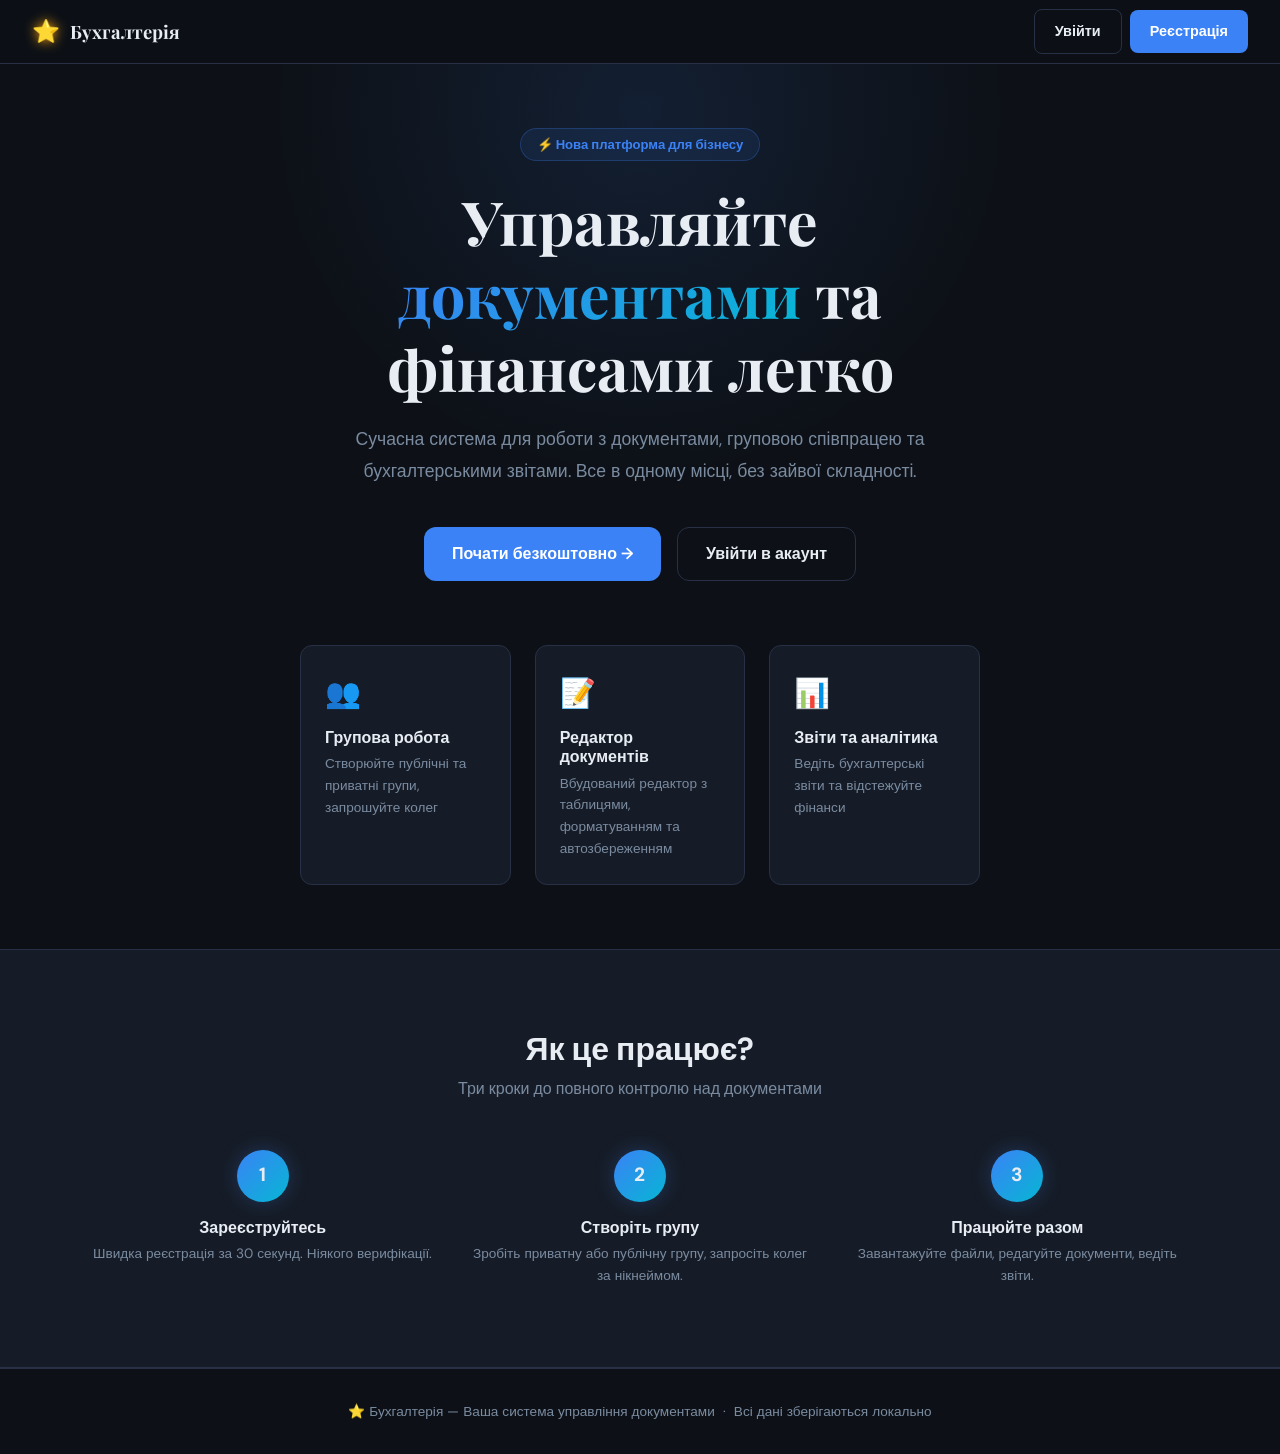
<file: index.html>
<!DOCTYPE html>
<html lang="uk">
<head>
  <meta charset="UTF-8">
  <meta name="viewport" content="width=device-width, initial-scale=1.0">
  <title>Бухгалтерія — Сучасна система документів</title>
  <link rel="stylesheet" href="styles/main.css">
  <style>
    .hero { min-height: calc(100vh - 64px); display: flex; align-items: center; justify-content: center; padding: 4rem 2rem; position: relative; overflow: hidden; }
    .hero::before { content: ''; position: absolute; top: -40%; left: 50%; transform: translateX(-50%); width: 800px; height: 800px; background: radial-gradient(circle, rgba(59,130,246,.12) 0%, transparent 65%); pointer-events: none; }
    .hero-content { max-width: 680px; text-align: center; position: relative; }
    .hero-eyebrow { display: inline-flex; align-items: center; gap: 8px; background: rgba(59,130,246,.1); border: 1px solid rgba(59,130,246,.25); border-radius: 99px; padding: 5px 16px; font-size: .82rem; color: var(--accent); font-weight: 600; margin-bottom: 1.5rem; }
    .hero h1 { font-size: clamp(2.5rem, 5vw, 3.8rem); margin-bottom: 1.25rem; }
    .hero h1 span { background: linear-gradient(135deg, var(--accent), var(--accent2)); -webkit-background-clip: text; -webkit-text-fill-color: transparent; background-clip: text; }
    .hero-desc { font-size: 1.1rem; color: var(--text-muted); line-height: 1.8; margin-bottom: 2.5rem; }
    .hero-btns { display: flex; gap: 1rem; justify-content: center; flex-wrap: wrap; }
    .hero-features { margin-top: 4rem; display: grid; grid-template-columns: repeat(3, 1fr); gap: 1.5rem; }
    .hero-feature { background: var(--bg-card); border: 1px solid var(--border); border-radius: var(--radius); padding: 1.5rem; text-align: left; transition: all var(--transition); }
    .hero-feature:hover { border-color: var(--accent); transform: translateY(-3px); }
    .hero-feature-icon { font-size: 1.8rem; margin-bottom: .75rem; }
    .hero-feature h3 { font-size: 1rem; margin-bottom: .4rem; }
    .hero-feature p { font-size: .85rem; color: var(--text-muted); line-height: 1.6; }
    .section { padding: 5rem 2rem; }
    .section-container { max-width: 1100px; margin: 0 auto; }
    .section-heading { text-align: center; margin-bottom: 3rem; }
    .section-heading h2 { font-size: 2rem; margin-bottom: .5rem; }
    .section-heading p { color: var(--text-muted); }
    .steps { display: grid; grid-template-columns: repeat(auto-fit, minmax(200px, 1fr)); gap: 2rem; }
    .step { text-align: center; }
    .step-num { width: 52px; height: 52px; border-radius: 50%; background: linear-gradient(135deg, var(--accent), var(--accent2)); display: flex; align-items: center; justify-content: center; font-size: 1.2rem; font-weight: 700; margin: 0 auto 1rem; box-shadow: 0 0 20px var(--accent-glow); }
    .step h3 { font-size: 1rem; margin-bottom: .4rem; }
    .step p { font-size: .85rem; color: var(--text-muted); }
    .footer { border-top: 1px solid var(--border); padding: 2rem; text-align: center; color: var(--text-muted); font-size: .85rem; }
    @media (max-width: 768px) { .hero-features { grid-template-columns: 1fr; } }
  </style>
</head>
<body>

<header class="site-header">
  <a href="index.html" class="logo">
    <span class="logo-star">⭐</span>
    <span class="logo-text">Бухгалтерія</span>
  </a>
  <nav class="nav-links">
    <a href="login.html" class="btn btn-outline">Увійти</a>
    <a href="register.html" class="btn btn-primary">Реєстрація</a>
  </nav>
</header>

<section class="hero">
  <div class="hero-content">
    <div class="hero-eyebrow">⚡ Нова платформа для бізнесу</div>
    <h1>Управляйте <span>документами</span> та фінансами легко</h1>
    <p class="hero-desc">Сучасна система для роботи з документами, груповою співпрацею та бухгалтерськими звітами. Все в одному місці, без зайвої складності.</p>
    <div class="hero-btns">
      <a href="register.html" class="btn btn-primary btn-lg">Почати безкоштовно →</a>
      <a href="login.html" class="btn btn-outline btn-lg">Увійти в акаунт</a>
    </div>
    <div class="hero-features">
      <div class="hero-feature">
        <div class="hero-feature-icon">👥</div>
        <h3>Групова робота</h3>
        <p>Створюйте публічні та приватні групи, запрошуйте колег</p>
      </div>
      <div class="hero-feature">
        <div class="hero-feature-icon">📝</div>
        <h3>Редактор документів</h3>
        <p>Вбудований редактор з таблицями, форматуванням та автозбереженням</p>
      </div>
      <div class="hero-feature">
        <div class="hero-feature-icon">📊</div>
        <h3>Звіти та аналітика</h3>
        <p>Ведіть бухгалтерські звіти та відстежуйте фінанси</p>
      </div>
    </div>
  </div>
</section>

<section class="section" style="background: var(--bg-card); border-top: 1px solid var(--border); border-bottom: 1px solid var(--border);">
  <div class="section-container">
    <div class="section-heading">
      <h2>Як це працює?</h2>
      <p>Три кроки до повного контролю над документами</p>
    </div>
    <div class="steps">
      <div class="step">
        <div class="step-num">1</div>
        <h3>Зареєструйтесь</h3>
        <p>Швидка реєстрація за 30 секунд. Ніякого верифікації.</p>
      </div>
      <div class="step">
        <div class="step-num">2</div>
        <h3>Створіть групу</h3>
        <p>Зробіть приватну або публічну групу, запросіть колег за нікнеймом.</p>
      </div>
      <div class="step">
        <div class="step-num">3</div>
        <h3>Працюйте разом</h3>
        <p>Завантажуйте файли, редагуйте документи, ведіть звіти.</p>
      </div>
    </div>
  </div>
</section>

<footer class="footer">
  <p>⭐ Бухгалтерія — Ваша система управління документами &nbsp;·&nbsp; Всі дані зберігаються локально</p>
</footer>

<div id="toast-container"></div>
<div id="page-loader"><div class="loader-ring"></div></div>

<script src="scripts/storage.js"></script>
<script src="scripts/app.js"></script>
<script>
  document.addEventListener('DOMContentLoaded', () => {
    const user = Storage.getCurrentUser();
    if (user) {
      document.querySelector('.nav-links').innerHTML = `
        <span style="color:var(--text-muted);font-size:.9rem">Привіт, ${user.nick}</span>
        <a href="dashboard.html" class="btn btn-primary">Відкрити панель →</a>`;
    }
  });
</script>
</body>
</html>
</file>
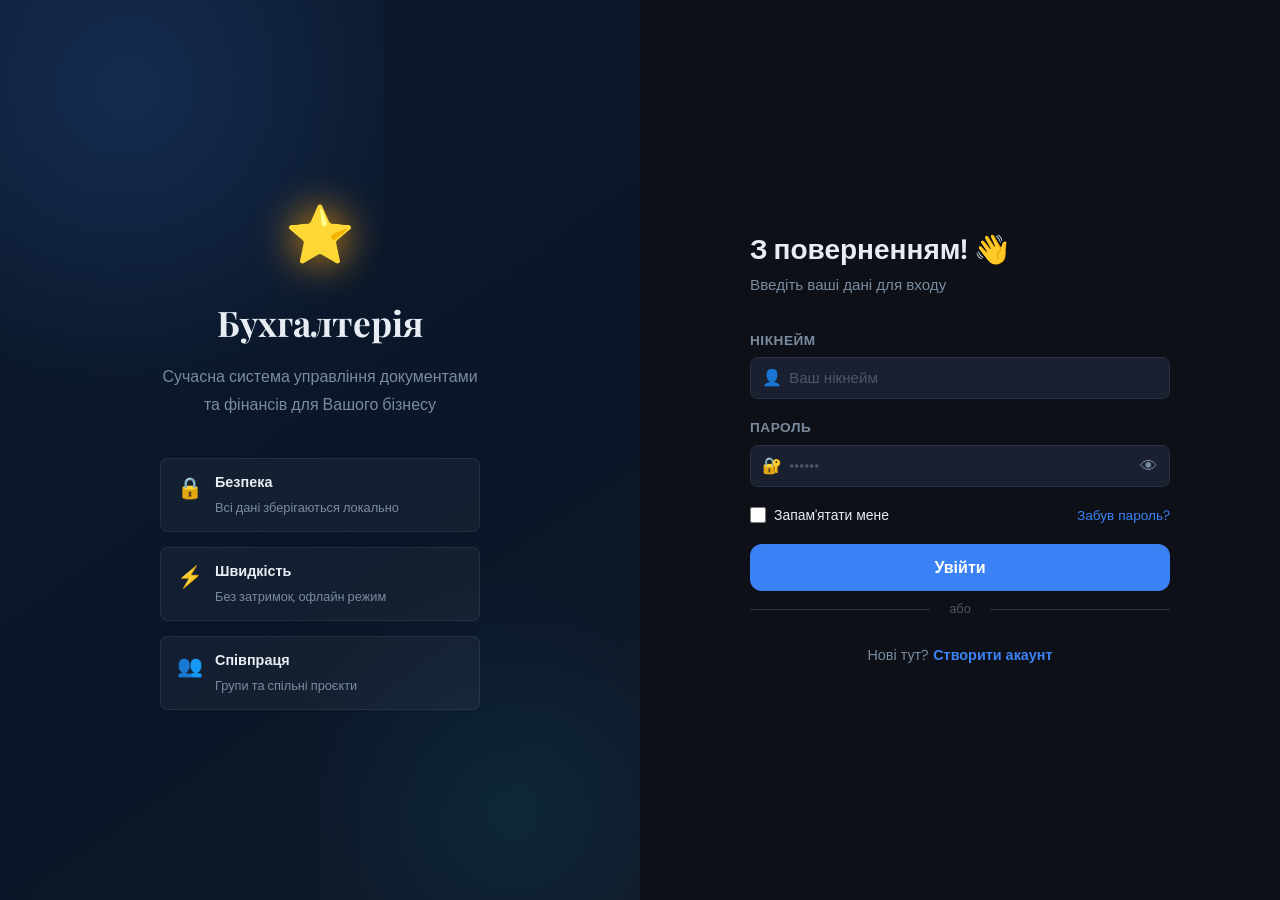
<file: dashboard.html>
<!DOCTYPE html>
<html lang="uk">
<head>
  <meta charset="UTF-8">
  <meta name="viewport" content="width=device-width, initial-scale=1.0">
  <title>Панель керування — Бухгалтерія</title>
  <link rel="stylesheet" href="styles/main.css">
  <link rel="stylesheet" href="styles/dashboard.css">
</head>
<body>

<!-- HEADER -->
<header class="site-header">
  <a href="index.html" class="logo">
    <span class="logo-star">⭐</span>
    <span class="logo-text">Бухгалтерія</span>
  </a>
  <nav class="nav-links">
    <div class="user-avatar-pill">
      <div id="user-avatar"></div>
      <span id="user-display">Користувач</span>
    </div>
    <button id="btn-logout" class="btn btn-outline btn-sm">Вихід</button>
  </nav>
</header>

<div class="dashboard-layout">
  <!-- SIDEBAR -->
  <aside class="sidebar">
    <div class="sidebar-section">
      <div class="sidebar-label">Меню</div>
      <button class="sidebar-item active" onclick="Groups.renderMyGroups(); Groups.renderPublicGroups();">
        <span class="sidebar-icon">📂</span>
        <span>Мої групи</span>
      </button>
      <button class="sidebar-item" onclick="document.getElementById('public-tab').click();">
        <span class="sidebar-icon">🌐</span>
        <span>Публічні групи</span>
      </button>
    </div>

    <div class="sidebar-divider"></div>

    <div class="sidebar-section">
      <div class="sidebar-label">Дії</div>
      <button id="btn-create-group" class="sidebar-item">
        <span class="sidebar-icon">➕</span>
        <span>Нова група</span>
      </button>
    </div>

    <div class="sidebar-bottom">
      <div class="sidebar-divider"></div>
      <button class="sidebar-item" onclick="App.logout()">
        <span class="sidebar-icon">🚪</span>
        <span>Вихід</span>
      </button>
    </div>
  </aside>

  <!-- MAIN CONTENT -->
  <main class="dashboard-main">
    <!-- ПОШУК -->
    <div class="search-bar">
      <div class="search-input-wrap">
        <div class="input-wrap">
          <span class="input-icon">🔍</span>
          <input type="text" id="group-search" class="form-input" placeholder="Пошук групи...">
        </div>
      </div>
      <button id="btn-create-group" class="btn btn-primary">➕ Нова група</button>
    </div>

    <!-- TABS -->
    <div class="tabs">
      <button class="tab active" onclick="this.parentElement.querySelectorAll('.tab').forEach(t => t.classList.remove('active')); this.classList.add('active'); document.getElementById('my-groups').style.display='block'; document.getElementById('public-groups').style.display='none';">Мої групи</button>
      <button id="public-tab" class="tab" onclick="this.parentElement.querySelectorAll('.tab').forEach(t => t.classList.remove('active')); this.classList.add('active'); document.getElementById('my-groups').style.display='none'; document.getElementById('public-groups').style.display='block';">Публічні групи</button>
    </div>

    <!-- МОЇ ГРУПИ -->
    <div id="my-groups">
      <div id="my-groups-list" class="grid-2"></div>
    </div>

    <!-- ПУБЛІЧНІ ГРУПИ -->
    <div id="public-groups" style="display:none;">
      <div id="public-groups-list" class="grid-2"></div>
    </div>
  </main>
</div>

<!-- TOAST & LOADER -->
<div id="toast-container"></div>
<div id="page-loader"><div class="loader-ring"></div></div>

<!-- MODAL: НОВА ГРУПА -->
<div id="create-group-modal" class="modal-overlay">
  <div class="modal-box">
    <div class="modal-header">
      <h3 class="modal-title">Створити нову групу</h3>
      <button class="modal-close" id="close-create-modal">✕</button>
    </div>
    
    <form id="create-group-form">
      <div class="form-group">
        <label for="group-name" class="form-label">Назва групи</label>
        <input type="text" id="group-name" class="form-input" placeholder="Економічний аналіз" required>
      </div>

      <div class="form-group">
        <label for="group-desc" class="form-label">Опис</label>
        <textarea id="group-desc" class="form-textarea" placeholder="Опис групи..."></textarea>
      </div>

      <div class="form-group">
        <label class="form-label">Тип групи</label>
        <div class="radio-group">
          <label class="radio-label">
            <input type="radio" name="group-type" value="public" checked>
            🌐 Публічна
          </label>
          <label class="radio-label">
            <input type="radio" name="group-type" value="private">
            🔒 Приватна
          </label>
        </div>
      </div>

      <div class="modal-actions">
        <button type="button" class="btn btn-outline" id="close-create-modal">Скасувати</button>
        <button type="submit" class="btn btn-primary">Створити</button>
      </div>
    </form>
  </div>
</div>

<!-- MODAL: ЗАПРОШЕННЯ УЧАСНИКА -->
<div id="invite-modal" class="modal-overlay">
  <div class="modal-box">
    <div class="modal-header">
      <h3 class="modal-title">Додати учасника до групи</h3>
      <button class="modal-close" id="close-invite-modal">✕</button>
    </div>
    
    <p style="color:var(--text-muted);font-size:.9rem;margin-bottom:1rem;">
      Група: <strong id="invite-group-name"></strong>
    </p>

    <form id="invite-form">
      <input type="hidden" id="invite-group-id">
      
      <div class="form-group">
        <label for="invite-nick" class="form-label">Нікнейм користувача</label>
        <div class="input-wrap">
          <span class="input-icon">👤</span>
          <input type="text" id="invite-nick" class="form-input" placeholder="username" required>
        </div>
      </div>

      <div class="modal-actions">
        <button type="button" class="btn btn-outline" id="close-invite-modal">Скасувати</button>
        <button type="submit" class="btn btn-primary">Додати</button>
      </div>
    </form>
  </div>
</div>

<!-- MODAL: ПІДТВЕРДЖЕННЯ -->
<div id="confirm-modal" class="modal-overlay">
  <div class="modal-box">
    <div class="modal-header">
      <h3 class="modal-title">Підтвердження</h3>
      <button class="modal-close" id="confirm-cancel">✕</button>
    </div>
    <p id="confirm-text"></p>
    <div class="modal-actions">
      <button class="btn btn-outline" id="confirm-cancel">Скасувати</button>
      <button class="btn btn-danger" id="confirm-ok">Видалити</button>
    </div>
  </div>
</div>

<script src="scripts/storage.js"></script>
<script src="scripts/app.js"></script>
<script src="scripts/groups.js"></script>
<script>
  document.addEventListener('DOMContentLoaded', () => Groups.init());
</script>
</body>
</html>
</file>
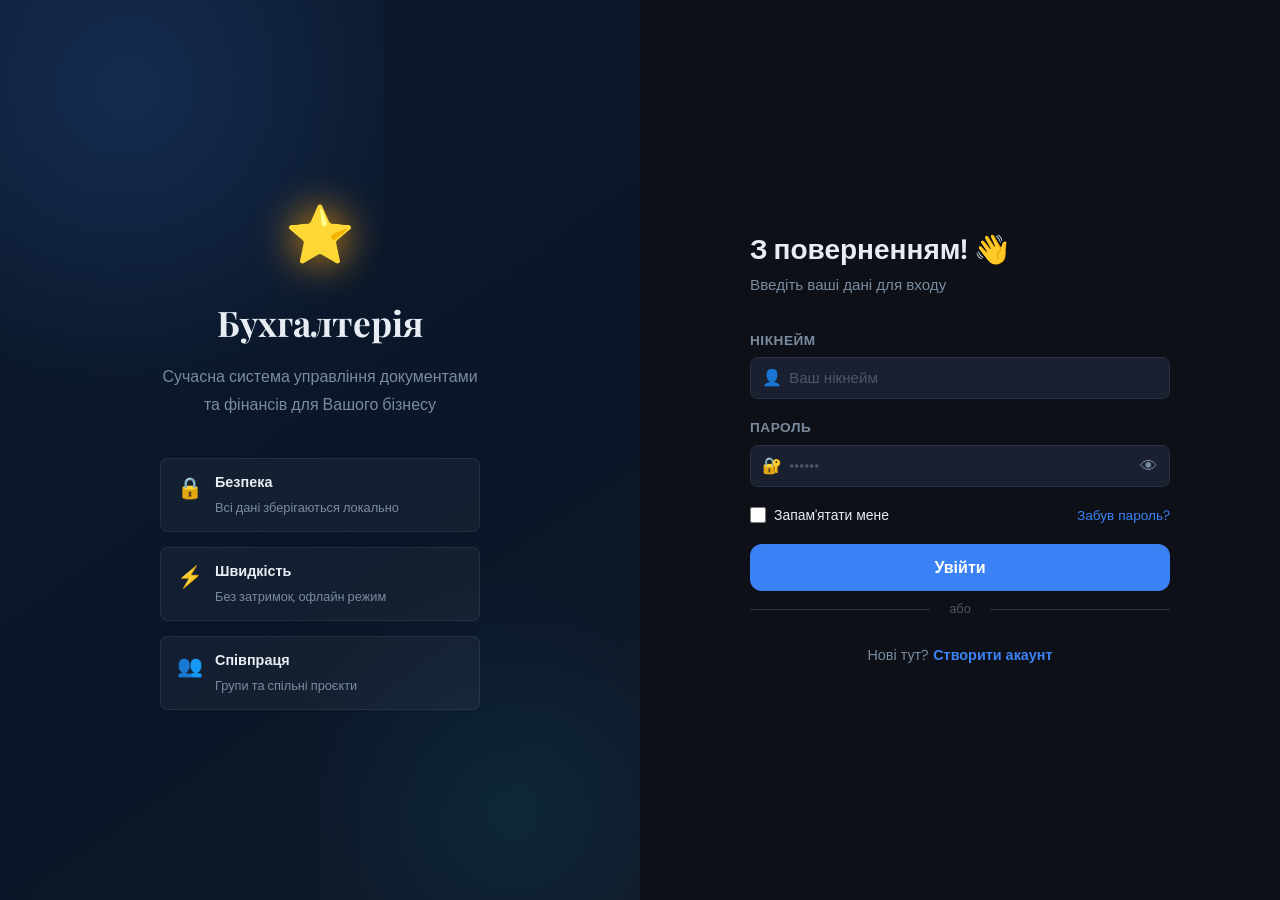
<file: group.html>
<!DOCTYPE html>
<html lang="uk">
<head>
  <meta charset="UTF-8">
  <meta name="viewport" content="width=device-width, initial-scale=1.0">
  <title>Група — Бухгалтерія</title>
  <link rel="stylesheet" href="styles/main.css">
  <link rel="stylesheet" href="styles/dashboard.css">
  <link rel="stylesheet" href="styles/editor.css">
</head>
<body>

<!-- HEADER -->
<header class="site-header">
  <a href="index.html" class="logo">
    <span class="logo-star">⭐</span>
    <span class="logo-text">Бухгалтерія</span>
  </a>
  <nav class="nav-links">
    <div class="user-avatar-pill">
      <div id="user-avatar"></div>
      <span id="user-display">Користувач</span>
    </div>
    <button id="btn-logout" class="btn btn-outline btn-sm">Вихід</button>
  </nav>
</header>

<div class="group-layout">
  <!-- TOPBAR -->
  <div class="group-topbar">
    <button id="btn-back" class="btn btn-ghost">← Назад</button>
    <div style="flex:1;">
      <h2 id="group-title" style="font-size:1.2rem;margin:0;">Група</h2>
      <p id="group-description" style="font-size:.82rem;color:var(--text-muted);margin:2px 0 0;">Опис</p>
    </div>
    <span id="group-type-badge" class="badge badge-public">🌐 Публічна</span>
  </div>

  <!-- MAIN SECTION (з контентом і редактором) -->
  <div class="group-main">
    <!-- РЕДАКТОР (ПРИХОВАНИЙ СПОЧАТКУ) -->
    <section id="editor-section">
      <!-- TOOLBAR РЕДАКТОРА -->
      <div class="editor-topbar">
        <span class="editor-doc-name">Документ</span>
        <div style="margin-left:auto;display:flex;align-items:center;gap:1rem;">
          <div id="save-indicator" class="save-indicator"></div>
          <span id="word-count" style="font-size:.82rem;color:var(--text-muted);">Слів: 0</span>
        </div>
        <button id="btn-close-editor" class="btn btn-outline btn-sm">Закрити редактор ✕</button>
      </div>

      <!-- ПАНЕЛЬ ІНСТРУМЕНТІВ -->
      <div class="editor-toolbar">
        <button id="btn-undo" class="toolbar-btn" title="Скасувати">↶</button>
        <button id="btn-redo" class="toolbar-btn" title="Повторити">↷</button>
        <div class="toolbar-sep"></div>

        <button id="btn-bold" class="toolbar-btn" title="Жирний (Ctrl+B)"><strong>B</strong></button>
        <button id="btn-italic" class="toolbar-btn" title="Курсив (Ctrl+I)"><em>I</em></button>
        <button id="btn-underline" class="toolbar-btn" title="Підкреслення">U̲</button>
        <button id="btn-strike" class="toolbar-btn" title="Закреслення">S̶</button>

        <div class="toolbar-sep"></div>
        <button id="btn-ul" class="toolbar-btn" title="Список">≡</button>
        <button id="btn-ol" class="toolbar-btn" title="Нумерований список">1.</button>

        <div class="toolbar-sep"></div>
        <button id="btn-align-left" class="toolbar-btn" title="Вліво">⬅</button>
        <button id="btn-align-center" class="toolbar-btn" title="По центру">↔</button>
        <button id="btn-align-right" class="toolbar-btn" title="Вправо">➡</button>

        <div class="toolbar-sep"></div>
        <button id="btn-h1" class="toolbar-btn" title="Заголовок 1">H1</button>
        <button id="btn-h2" class="toolbar-btn" title="Заголовок 2">H2</button>

        <div class="toolbar-sep"></div>
        <select id="font-size" class="toolbar-select" title="Розмір шрифту">
          <option value="1">Малий</option>
          <option value="4" selected>Звичайний</option>
          <option value="5">Великий</option>
          <option value="6">Дуже великий</option>
        </select>
        <input type="color" id="btn-color" class="toolbar-color" title="Колір тексту" value="#e8edf4">

        <div class="toolbar-sep"></div>
        <button id="btn-table" class="toolbar-btn" title="Таблиця">⊞</button>
        <button id="btn-clear-format" class="toolbar-btn" title="Очистити форматування">⚡</button>

        <div style="margin-left:auto;display:flex;gap:.5rem;">
          <button id="btn-export-txt" class="btn btn-outline btn-sm" title="Експорт у .txt">Експорт .txt</button>
          <button id="btn-save-doc" class="btn btn-primary btn-sm">💾 Зберегти</button>
        </div>
      </div>

      <!-- ОБЛАСТЬ РЕДАКТОРА -->
      <div class="editor-wrap">
        <div id="editor-content" class="editor-page" contenteditable="true" spellcheck="true"></div>
      </div>
    </section>

    <!-- ОСНОВНА ПАНЕЛЬ З ГРУПОЮ -->
    <div id="group-main" class="group-columns">
      <!-- ЛІВА ПАНЕЛЬ: ДОКУМЕНТИ -->
      <div>
        <!-- ФІЛЬТРИ -->
        <div class="filter-bar">
          <div style="flex:1;">
            <div class="input-wrap">
              <span class="input-icon">🔍</span>
              <input type="text" id="doc-search" class="form-input" placeholder="Пошук документів...">
            </div>
          </div>
          <div class="filter-group">
            <label>З:</label>
            <input type="date" id="filter-date-from">
          </div>
          <div class="filter-group">
            <label>До:</label>
            <input type="date" id="filter-date-to">
          </div>
          <button id="btn-clear-filters" class="btn btn-outline btn-sm">Очистити</button>
        </div>

        <!-- КНОПКИ ДІЙ -->
        <div style="display:flex;gap:.75rem;margin-bottom:1.5rem;flex-wrap:wrap;">
          <button id="btn-new-doc" class="btn btn-primary">📝 Новий документ</button>
          <button id="btn-upload-file" class="btn btn-primary">📁 Завантажити файл</button>
        </div>

        <!-- ТЕКСТОВІ ДОКУМЕНТИ -->
        <div style="margin-bottom:2rem;">
          <h3 style="font-size:.95rem;color:var(--text-muted);margin-bottom:.75rem;font-weight:600;text-transform:uppercase;letter-spacing:.04em;">📝 Документи</h3>
          <div id="text-docs-list" class="docs-list"></div>
        </div>

        <!-- ФАЙЛИ -->
        <div>
          <h3 style="font-size:.95rem;color:var(--text-muted);margin-bottom:.75rem;font-weight:600;text-transform:uppercase;letter-spacing:.04em;">📁 Файли</h3>
          <div id="file-docs-list" class="docs-list"></div>
        </div>
      </div>

      <!-- ПРАВА ПАНЕЛЬ: УЧАСНИКИ -->
      <div class="members-sidebar">
        <div class="members-panel">
          <div style="font-size:.9rem;font-weight:600;">👥 Учасники</div>
          <div id="members-list" class="members-list"></div>
          <button id="btn-invite" class="btn btn-outline btn-sm" style="width:100%;margin-top:1rem;">➕ Додати учасника</button>
        </div>
      </div>
    </div>
  </div>
</div>

<!-- TOAST & LOADER -->
<div id="toast-container"></div>
<div id="page-loader"><div class="loader-ring"></div></div>

<!-- MODAL: НОВИЙ ДОКУМЕНТ -->
<div id="new-doc-modal" class="modal-overlay">
  <div class="modal-box">
    <div class="modal-header">
      <h3 class="modal-title">Новий документ</h3>
      <button class="modal-close" id="close-new-doc-modal">✕</button>
    </div>
    
    <form id="new-doc-form">
      <div class="form-group">
        <label for="new-doc-name" class="form-label">Назва документа</label>
        <input type="text" id="new-doc-name" class="form-input" placeholder="Звіт про дохід" required>
      </div>

      <div class="modal-actions">
        <button type="button" class="btn btn-outline" id="close-new-doc-modal">Скасувати</button>
        <button type="submit" class="btn btn-primary">Створити</button>
      </div>
    </form>
  </div>
</div>

<!-- MODAL: ЗАВАНТАЖЕННЯ ФАЙЛУ -->
<div id="upload-modal" class="modal-overlay">
  <div class="modal-box">
    <div class="modal-header">
      <h3 class="modal-title">Завантажити файл</h3>
      <button class="modal-close" id="close-upload-modal">✕</button>
    </div>

    <div id="drop-zone" class="drop-zone">
      <div class="drop-zone-icon">📥</div>
      <strong>Перетягніть файл сюди</strong>
      <p style="font-size:.85rem;margin-top:.4rem;">або натисніть для вибору</p>
    </div>
    <input type="file" id="upload-file-input" style="display:none;" accept=".pdf,.docx,.pptx,.xlsx,.txt,.png,.jpg,.jpeg,.gif">
    <div id="upload-preview"></div>

    <div class="modal-actions">
      <button type="button" class="btn btn-outline" id="close-upload-modal">Скасувати</button>
      <button type="button" class="btn btn-primary" id="btn-do-upload" disabled>Завантажити</button>
    </div>
  </div>
</div>

<!-- MODAL: ПЕРЕГЛЯД ДОКУМЕНТА -->
<div id="view-modal" class="modal-overlay">
  <div class="modal-box" style="max-width:600px;">
    <div class="modal-header">
      <h3 class="modal-title" id="view-modal-title">Документ</h3>
      <button class="modal-close" id="close-view-modal">✕</button>
    </div>
    <div id="view-modal-body"></div>
  </div>
</div>

<!-- MODAL: ТАБЛИЦЯ -->
<div id="table-modal" class="modal-overlay">
  <div class="modal-box">
    <div class="modal-header">
      <h3 class="modal-title">Вставити таблицю</h3>
    </div>

    <div class="form-group">
      <label class="form-label">Розмір таблиці</label>
      <div class="table-size-inputs">
        <div>
          <label style="font-size:.8rem;color:var(--text-muted);">Рядків</label>
          <input type="number" id="table-rows" class="form-input" value="3" min="1" max="20">
        </div>
        <div>
          <label style="font-size:.8rem;color:var(--text-muted);">Стовпців</label>
          <input type="number" id="table-cols" class="form-input" value="3" min="1" max="20">
        </div>
      </div>
    </div>

    <div id="table-preview"></div>

    <div class="modal-actions">
      <button type="button" class="btn btn-outline" id="close-table-modal">Скасувати</button>
      <button type="button" class="btn btn-primary" id="btn-insert-table">Вставити</button>
    </div>
  </div>
</div>

<!-- MODAL: ЗАПРОШЕННЯ УЧАСНИКА -->
<div id="invite-user-modal" class="modal-overlay">
  <div class="modal-box">
    <div class="modal-header">
      <h3 class="modal-title">Додати учасника</h3>
      <button class="modal-close" id="close-invite-user-modal">✕</button>
    </div>
    
    <form id="invite-user-form">
      <div class="form-group">
        <label for="invite-user-nick" class="form-label">Нікнейм користувача</label>
        <input type="text" id="invite-user-nick" class="form-input" placeholder="username" required>
      </div>

      <div class="modal-actions">
        <button type="button" class="btn btn-outline" id="close-invite-user-modal">Скасувати</button>
        <button type="submit" class="btn btn-primary">Додати</button>
      </div>
    </form>
  </div>
</div>

<!-- MODAL: ПІДТВЕРДЖЕННЯ -->
<div id="confirm-modal" class="modal-overlay">
  <div class="modal-box">
    <div class="modal-header">
      <h3 class="modal-title">Підтвердження</h3>
      <button class="modal-close" id="confirm-cancel">✕</button>
    </div>
    <p id="confirm-text"></p>
    <div class="modal-actions">
      <button class="btn btn-outline" id="confirm-cancel">Скасувати</button>
      <button class="btn btn-danger" id="confirm-ok">Видалити</button>
    </div>
  </div>
</div>

<script src="scripts/storage.js"></script>
<script src="scripts/app.js"></script>
<script src="scripts/documents.js"></script>
<script src="scripts/editor.js"></script>
<script>
  document.addEventListener('DOMContentLoaded', () => {
    Documents.init();
    Editor.init();
    // Invite button
    document.getElementById('btn-invite')?.addEventListener('click', () => {
      document.getElementById('invite-user-modal').classList.add('modal-open');
    });
    document.getElementById('close-invite-user-modal')?.addEventListener('click', () => {
      document.getElementById('invite-user-modal').classList.remove('modal-open');
    });
    document.getElementById('invite-user-modal')?.addEventListener('click', e => {
      if (e.target.id === 'invite-user-modal') e.target.classList.remove('modal-open');
    });
    document.getElementById('invite-user-form')?.addEventListener('submit', e => {
      e.preventDefault();
      const nick = document.getElementById('invite-user-nick').value.trim();
      if (!nick) return;
      const user = Storage.getUserByNick(nick);
      if (!user) { App.toast('Користувача не знайдено', 'error'); return; }
      const group = Documents.currentGroup;
      if (group.members.some(m => m.nick.toLowerCase() === nick.toLowerCase())) {
        App.toast('Вже є учасником', 'warning');
        return;
      }
      group.members.push({ nick, role: 'member', joinedAt: Date.now() });
      Storage.updateGroup(group);
      document.getElementById('invite-user-modal').classList.remove('modal-open');
      App.toast(nick + ' додано до групи', 'success');
      Documents.renderMembers();
    });
  });
</script>
</body>
</html>
</file>
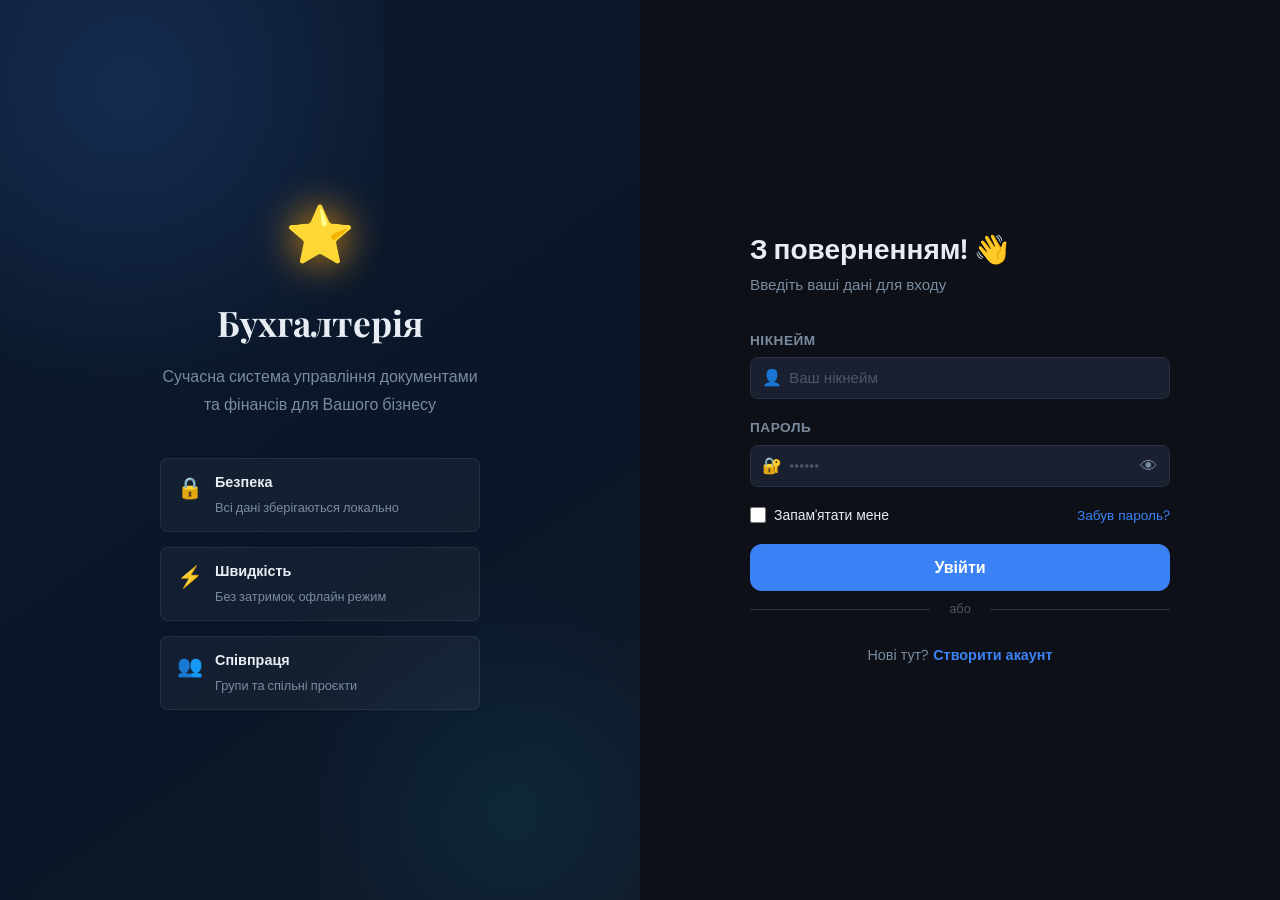
<file: login.html>
<!DOCTYPE html>
<html lang="uk">
<head>
  <meta charset="UTF-8">
  <meta name="viewport" content="width=device-width, initial-scale=1.0">
  <title>Вхід — Бухгалтерія</title>
  <link rel="stylesheet" href="styles/main.css">
  <link rel="stylesheet" href="styles/auth.css">
</head>
<body>

<div class="auth-page">
  <!-- ЛІВА ПАНЕЛЬ -->
  <div class="auth-visual">
    <div class="auth-visual-content">
      <div class="auth-logo">⭐</div>
      <div class="auth-brand">Бухгалтерія</div>
      <p class="auth-tagline">Сучасна система управління документами та фінансів для Вашого бізнесу</p>
      
      <div class="auth-features">
        <div class="auth-feature-item">
          <div class="auth-feature-icon">🔒</div>
          <div class="auth-feature-text">
            <strong>Безпека</strong>
            <span>Всі дані зберігаються локально</span>
          </div>
        </div>
        <div class="auth-feature-item">
          <div class="auth-feature-icon">⚡</div>
          <div class="auth-feature-text">
            <strong>Швидкість</strong>
            <span>Без затримок, офлайн режим</span>
          </div>
        </div>
        <div class="auth-feature-item">
          <div class="auth-feature-icon">👥</div>
          <div class="auth-feature-text">
            <strong>Співпраця</strong>
            <span>Групи та спільні проєкти</span>
          </div>
        </div>
      </div>
    </div>
  </div>

  <!-- ПРАВА ПАНЕЛЬ (форма) -->
  <div class="auth-form-side">
    <div class="auth-box">
      <div class="auth-box-header">
        <h2>З поверненням! 👋</h2>
        <p>Введіть ваші дані для входу</p>
      </div>

      <form id="login-form" class="auth-form">
        <div class="form-group">
          <label for="login-nick" class="form-label">Нікнейм</label>
          <div class="input-wrap">
            <span class="input-icon">👤</span>
            <input type="text" id="login-nick" class="form-input" placeholder="Ваш нікнейм" autocomplete="username" required>
          </div>
          <div id="login-nick-error" class="form-error"></div>
        </div>

        <div class="form-group">
          <label for="login-pass" class="form-label">Пароль</label>
          <div class="input-wrap">
            <span class="input-icon">🔐</span>
            <input type="password" id="login-pass" class="form-input" placeholder="••••••" autocomplete="current-password" required>
            <span class="input-eye" onclick="Auth.togglePassword('login-pass')">👁</span>
          </div>
          <div id="login-pass-error" class="form-error"></div>
        </div>

        <div class="remember-row">
          <label class="checkbox-label">
            <input type="checkbox" id="remember-me">
            Запам'ятати мене
          </label>
          <a href="#" style="color:var(--accent);font-size:.85rem;">Забув пароль?</a>
        </div>

        <button type="submit" class="btn btn-primary btn-block btn-lg">Увійти</button>
      </form>

      <div class="auth-divider">або</div>

      <div class="auth-footer">
        Нові тут? <a href="register.html" style="color:var(--accent);font-weight:600;">Створити акаунт</a>
      </div>
    </div>
  </div>
</div>

<!-- TOAST & LOADER -->
<div id="toast-container"></div>
<div id="page-loader"><div class="loader-ring"></div></div>

<!-- MODALS -->
<div id="confirm-modal" class="modal-overlay">
  <div class="modal-box">
    <div class="modal-header">
      <h3 class="modal-title">Підтвердження</h3>
      <button class="modal-close" id="confirm-cancel">✕</button>
    </div>
    <p id="confirm-text"></p>
    <div class="modal-actions">
      <button class="btn btn-outline" id="confirm-cancel">Скасувати</button>
      <button class="btn btn-primary" id="confirm-ok">Так</button>
    </div>
  </div>
</div>

<script src="scripts/storage.js"></script>
<script src="scripts/app.js"></script>
<script src="scripts/auth.js"></script>
<script>
  document.addEventListener('DOMContentLoaded', () => Auth.initLogin());
</script>
</body>
</html>
</file>
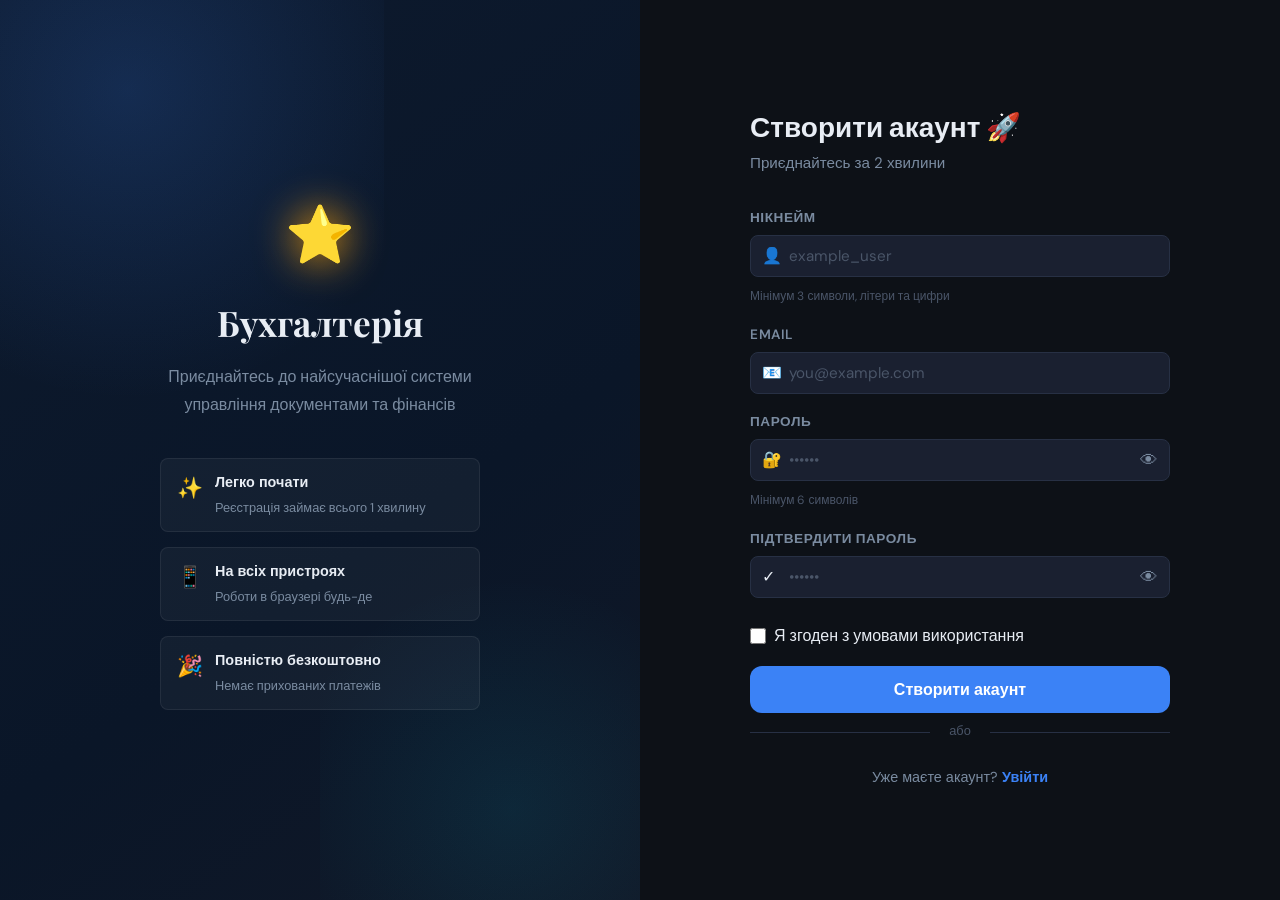
<file: register.html>
<!DOCTYPE html>
<html lang="uk">
<head>
  <meta charset="UTF-8">
  <meta name="viewport" content="width=device-width, initial-scale=1.0">
  <title>Реєстрація — Бухгалтерія</title>
  <link rel="stylesheet" href="styles/main.css">
  <link rel="stylesheet" href="styles/auth.css">
</head>
<body>

<div class="auth-page">
  <!-- ЛІВА ПАНЕЛЬ -->
  <div class="auth-visual">
    <div class="auth-visual-content">
      <div class="auth-logo">⭐</div>
      <div class="auth-brand">Бухгалтерія</div>
      <p class="auth-tagline">Приєднайтесь до найсучаснішої системи управління документами та фінансів</p>
      
      <div class="auth-features">
        <div class="auth-feature-item">
          <div class="auth-feature-icon">✨</div>
          <div class="auth-feature-text">
            <strong>Легко почати</strong>
            <span>Реєстрація займає всього 1 хвилину</span>
          </div>
        </div>
        <div class="auth-feature-item">
          <div class="auth-feature-icon">📱</div>
          <div class="auth-feature-text">
            <strong>На всіх пристроях</strong>
            <span>Роботи в браузері будь-де</span>
          </div>
        </div>
        <div class="auth-feature-item">
          <div class="auth-feature-icon">🎉</div>
          <div class="auth-feature-text">
            <strong>Повністю безкоштовно</strong>
            <span>Немає прихованих платежів</span>
          </div>
        </div>
      </div>
    </div>
  </div>

  <!-- ПРАВА ПАНЕЛЬ -->
  <div class="auth-form-side">
    <div class="auth-box">
      <div class="auth-box-header">
        <h2>Створити акаунт 🚀</h2>
        <p>Приєднайтесь за 2 хвилини</p>
      </div>

      <form id="register-form" class="auth-form">
        <div class="form-group">
          <label for="reg-nick" class="form-label">Нікнейм</label>
          <div class="input-wrap">
            <span class="input-icon">👤</span>
            <input type="text" id="reg-nick" class="form-input" placeholder="example_user" required>
          </div>
          <div id="nick-error" class="form-error"></div>
          <small style="color:var(--text-faint);font-size:.75rem;margin-top:4px;display:block;">Мінімум 3 символи, літери та цифри</small>
        </div>

        <div class="form-group">
          <label for="reg-email" class="form-label">Email</label>
          <div class="input-wrap">
            <span class="input-icon">📧</span>
            <input type="email" id="reg-email" class="form-input" placeholder="you@example.com" required>
          </div>
          <div id="email-error" class="form-error"></div>
        </div>

        <div class="form-group">
          <label for="reg-pass" class="form-label">Пароль</label>
          <div class="input-wrap">
            <span class="input-icon">🔐</span>
            <input type="password" id="reg-pass" class="form-input" placeholder="••••••" required>
            <span class="input-eye" onclick="Auth.togglePassword('reg-pass')">👁</span>
          </div>
          <div id="pass-error" class="form-error"></div>
          <small style="color:var(--text-faint);font-size:.75rem;margin-top:4px;display:block;">Мінімум 6 символів</small>
        </div>

        <div class="form-group">
          <label for="reg-pass2" class="form-label">Підтвердити пароль</label>
          <div class="input-wrap">
            <span class="input-icon">✓</span>
            <input type="password" id="reg-pass2" class="form-input" placeholder="••••••" required>
            <span class="input-eye" onclick="Auth.togglePassword('reg-pass2')">👁</span>
          </div>
          <div id="pass2-error" class="form-error"></div>
        </div>

        <label class="checkbox-label" style="margin-top:.5rem;">
          <input type="checkbox" required>
          Я згоден з умовами використання
        </label>

        <button type="submit" class="btn btn-primary btn-block btn-lg">Створити акаунт</button>
      </form>

      <div class="auth-divider">або</div>

      <div class="auth-footer">
        Уже маєте акаунт? <a href="login.html" style="color:var(--accent);font-weight:600;">Увійти</a>
      </div>
    </div>
  </div>
</div>

<!-- TOAST & LOADER -->
<div id="toast-container"></div>
<div id="page-loader"><div class="loader-ring"></div></div>

<!-- MODALS -->
<div id="confirm-modal" class="modal-overlay">
  <div class="modal-box">
    <div class="modal-header">
      <h3 class="modal-title">Підтвердження</h3>
      <button class="modal-close" id="confirm-cancel">✕</button>
    </div>
    <p id="confirm-text"></p>
    <div class="modal-actions">
      <button class="btn btn-outline" id="confirm-cancel">Скасувати</button>
      <button class="btn btn-primary" id="confirm-ok">Так</button>
    </div>
  </div>
</div>

<script src="scripts/storage.js"></script>
<script src="scripts/app.js"></script>
<script src="scripts/auth.js"></script>
<script>
  document.addEventListener('DOMContentLoaded', () => Auth.initRegister());
</script>
</body>
</html>
</file>
<file: styles/main.css>
/* ============================================================
   main.css — Загальний стиль
   ============================================================ */

@import url('https://fonts.googleapis.com/css2?family=DM+Sans:wght@300;400;500;600;700&family=Playfair+Display:wght@600;700&display=swap');

:root {
  --bg-base:       #0d1117;
  --bg-card:       #161c27;
  --bg-card2:      #1c2433;
  --bg-input:      #1a2030;
  --border:        #273044;
  --border-light:  #2e3a50;

  --accent:        #3b82f6;
  --accent-hover:  #2563eb;
  --accent-glow:   rgba(59,130,246,.25);
  --accent2:       #06b6d4;
  --success:       #22c55e;
  --danger:        #ef4444;
  --warning:       #f59e0b;

  --text:          #e8edf4;
  --text-muted:    #7a8ba0;
  --text-faint:    #4a5568;

  --gold:          #f59e0b;
  --gold-light:    #fbbf24;

  --radius:        12px;
  --radius-sm:     8px;
  --radius-lg:     18px;
  --shadow:        0 4px 24px rgba(0,0,0,.45);
  --shadow-lg:     0 8px 48px rgba(0,0,0,.6);
  --transition:    .2s cubic-bezier(.4,0,.2,1);
}

*, *::before, *::after { box-sizing: border-box; margin: 0; padding: 0; }

html { scroll-behavior: smooth; }

body {
  font-family: 'DM Sans', sans-serif;
  background: var(--bg-base);
  color: var(--text);
  min-height: 100vh;
  line-height: 1.6;
  -webkit-font-smoothing: antialiased;
}

::-webkit-scrollbar { width: 6px; height: 6px; }
::-webkit-scrollbar-track { background: var(--bg-base); }
::-webkit-scrollbar-thumb { background: var(--border); border-radius: 99px; }
::-webkit-scrollbar-thumb:hover { background: var(--accent); }

h1,h2,h3,h4 { font-weight: 700; line-height: 1.2; }
h1 { font-family: 'Playfair Display', serif; }
a { color: var(--accent); text-decoration: none; transition: color var(--transition); }
a:hover { color: var(--accent-hover); }

.btn {
  display: inline-flex; align-items: center; gap: 6px;
  padding: 10px 20px; border-radius: var(--radius-sm);
  font-family: inherit; font-size: .9rem; font-weight: 600;
  cursor: pointer; border: none; transition: all var(--transition);
  white-space: nowrap; user-select: none; text-decoration: none;
}
.btn:disabled { opacity: .45; cursor: not-allowed; }
.btn-primary { background: var(--accent); color: #fff; }
.btn-primary:hover:not(:disabled) { background: var(--accent-hover); box-shadow: 0 0 20px var(--accent-glow); transform: translateY(-1px); }
.btn-outline { background: transparent; color: var(--text); border: 1.5px solid var(--border); }
.btn-outline:hover:not(:disabled) { border-color: var(--accent); color: var(--accent); background: var(--accent-glow); }
.btn-danger { background: var(--danger); color: #fff; }
.btn-danger:hover:not(:disabled) { background: #dc2626; transform: translateY(-1px); }
.btn-ghost { background: transparent; color: var(--text-muted); border: none; }
.btn-ghost:hover { color: var(--text); background: var(--bg-card2); }
.btn-sm { padding: 6px 12px; font-size: .82rem; border-radius: 6px; }
.btn-lg { padding: 13px 28px; font-size: 1rem; border-radius: var(--radius); }
.btn-gold { background: linear-gradient(135deg, var(--gold), var(--gold-light)); color: #1a1000; }
.btn-gold:hover:not(:disabled) { box-shadow: 0 0 20px rgba(245,158,11,.35); transform: translateY(-1px); }
.btn-block { width: 100%; justify-content: center; }

.form-group { display: flex; flex-direction: column; gap: 6px; }
.form-label { font-size: .85rem; font-weight: 600; color: var(--text-muted); letter-spacing: .04em; text-transform: uppercase; }
.form-input, .form-select, .form-textarea {
  background: var(--bg-input); border: 1.5px solid var(--border);
  border-radius: var(--radius-sm); color: var(--text);
  font-family: inherit; font-size: .95rem; padding: 10px 14px;
  transition: all var(--transition); outline: none; width: 100%;
}
.form-input:focus, .form-select:focus, .form-textarea:focus {
  border-color: var(--accent); box-shadow: 0 0 0 3px var(--accent-glow);
}
.form-input::placeholder { color: var(--text-faint); }
.form-textarea { resize: vertical; min-height: 90px; }
.form-select option { background: var(--bg-card); }
.input-wrap { position: relative; }
.input-icon { position: absolute; left: 12px; top: 50%; transform: translateY(-50%); font-size: 1rem; pointer-events: none; }
.input-icon + .form-input { padding-left: 38px; }
.input-eye { position: absolute; right: 12px; top: 50%; transform: translateY(-50%); cursor: pointer; font-size: 1.1rem; color: var(--text-muted); }
.input-eye:hover { color: var(--text); }
.form-error { color: var(--danger); font-size: .82rem; display: none; }

.badge { display: inline-flex; align-items: center; gap: 4px; padding: 3px 10px; border-radius: 99px; font-size: .78rem; font-weight: 600; }
.badge-public { background: rgba(6,182,212,.15); color: var(--accent2); border: 1px solid rgba(6,182,212,.3); }
.badge-private { background: rgba(245,158,11,.12); color: var(--gold); border: 1px solid rgba(245,158,11,.3); }
.badge-owner { background: rgba(139,92,246,.15); color: #a78bfa; border: 1px solid rgba(139,92,246,.3); }

.card {
  background: var(--bg-card); border: 1px solid var(--border);
  border-radius: var(--radius); padding: 1.5rem;
  box-shadow: var(--shadow); transition: all var(--transition);
}
.card:hover { border-color: var(--border-light); box-shadow: var(--shadow-lg); }

.modal-overlay {
  position: fixed; inset: 0; background: rgba(0,0,0,.65);
  z-index: 1000; display: flex; align-items: center; justify-content: center;
  padding: 1rem; opacity: 0; pointer-events: none; transition: opacity var(--transition);
  backdrop-filter: blur(4px);
}
.modal-overlay.modal-open { opacity: 1; pointer-events: auto; }
.modal-box {
  background: var(--bg-card); border: 1px solid var(--border);
  border-radius: var(--radius-lg); padding: 2rem; max-width: 480px; width: 100%;
  box-shadow: var(--shadow-lg); transform: scale(.95) translateY(20px);
  transition: all .3s cubic-bezier(.34,1.56,.64,1);
}
.modal-overlay.modal-open .modal-box { transform: scale(1) translateY(0); }
.modal-header { display: flex; align-items: center; justify-content: space-between; margin-bottom: 1.5rem; }
.modal-title { font-size: 1.2rem; font-weight: 700; }
.modal-close { background: none; border: none; color: var(--text-muted); cursor: pointer; font-size: 1.3rem; line-height: 1; padding: 4px; border-radius: 6px; transition: all var(--transition); }
.modal-close:hover { color: var(--text); background: var(--bg-card2); }
.modal-actions { display: flex; gap: .75rem; justify-content: flex-end; margin-top: 1.5rem; }

#toast-container { position: fixed; top: 1.2rem; right: 1.2rem; z-index: 9999; display: flex; flex-direction: column; gap: .6rem; }
.toast {
  display: flex; align-items: center; gap: 10px;
  padding: 12px 18px; border-radius: var(--radius-sm);
  font-size: .9rem; font-weight: 500;
  background: var(--bg-card2); border: 1px solid var(--border);
  box-shadow: var(--shadow); min-width: 220px; max-width: 360px;
  transform: translateX(130%); transition: transform .35s cubic-bezier(.34,1.56,.64,1), opacity .35s;
  opacity: 0;
}
.toast-show { transform: translateX(0); opacity: 1; }
.toast-hide { transform: translateX(130%); opacity: 0; }
.toast-success { border-color: rgba(34,197,94,.35); }
.toast-success .toast-icon { color: var(--success); }
.toast-error { border-color: rgba(239,68,68,.35); }
.toast-error .toast-icon { color: var(--danger); }
.toast-info { border-color: rgba(59,130,246,.35); }
.toast-info .toast-icon { color: var(--accent); }
.toast-warning { border-color: rgba(245,158,11,.35); }
.toast-warning .toast-icon { color: var(--warning); }
.toast-icon { font-size: 1rem; flex-shrink: 0; }

#page-loader {
  position: fixed; inset: 0; z-index: 9998;
  background: var(--bg-base); display: flex; align-items: center; justify-content: center;
  opacity: 0; pointer-events: none; transition: opacity .25s;
}
#page-loader.active { opacity: 1; pointer-events: auto; }
.loader-ring {
  width: 48px; height: 48px;
  border: 3px solid var(--border); border-top-color: var(--accent);
  border-radius: 50%; animation: spin .7s linear infinite;
}
@keyframes spin { to { transform: rotate(360deg); } }

.empty-state {
  text-align: center; padding: 3rem 1rem;
  color: var(--text-muted);
}
.empty-state span { font-size: 3rem; display: block; margin-bottom: 1rem; }
.empty-state p { font-size: .95rem; }

.site-header {
  position: sticky; top: 0; z-index: 100;
  background: rgba(13,17,23,.85); backdrop-filter: blur(12px);
  border-bottom: 1px solid var(--border);
  display: flex; align-items: center; justify-content: space-between;
  padding: 0 2rem; height: 64px;
}
.logo { display: flex; align-items: center; gap: 10px; font-size: 1.15rem; font-weight: 700; color: var(--text); }
.logo-star { font-size: 1.4rem; filter: drop-shadow(0 0 6px var(--gold)); }
.logo-text { font-family: 'Playfair Display', serif; }
.nav-links { display: flex; align-items: center; gap: .5rem; }
.nav-user { display: flex; align-items: center; gap: 10px; }
.user-avatar-pill {
  display: flex; align-items: center; gap: 8px;
  background: var(--bg-card2); border: 1px solid var(--border);
  border-radius: 99px; padding: 4px 14px 4px 4px;
  font-size: .9rem; font-weight: 500;
}
#user-avatar {
  width: 30px; height: 30px; border-radius: 50%;
  background: linear-gradient(135deg, var(--accent), var(--accent2));
  display: flex; align-items: center; justify-content: center;
  font-size: .8rem; font-weight: 700; color: #fff;
}

.divider { height: 1px; background: var(--border); margin: 1.5rem 0; }

.radio-group { display: flex; gap: .75rem; }
.radio-label {
  display: flex; align-items: center; gap: 8px;
  padding: 9px 16px; border-radius: var(--radius-sm);
  border: 1.5px solid var(--border); cursor: pointer;
  font-size: .9rem; transition: all var(--transition);
}
.radio-label:has(input:checked) { border-color: var(--accent); background: var(--accent-glow); color: var(--accent); }
.radio-label input { display: none; }

.section-header { display: flex; align-items: center; justify-content: space-between; margin-bottom: 1rem; }
.section-title { font-size: 1rem; font-weight: 700; color: var(--text-muted); letter-spacing: .05em; text-transform: uppercase; }

#confirm-modal .modal-box { max-width: 360px; }
#confirm-text { color: var(--text-muted); font-size: .95rem; margin: .5rem 0 0; }

.gap-1 { gap: .5rem; } .gap-2 { gap: 1rem; }
.mt-1 { margin-top: .5rem; } .mt-2 { margin-top: 1rem; }
.text-muted { color: var(--text-muted); }
.text-sm { font-size: .85rem; }
.flex { display: flex; } .flex-col { flex-direction: column; }
.items-center { align-items: center; } .justify-between { justify-content: space-between; }
.w-full { width: 100%; } .hidden { display: none !important; }
.grid-2 { display: grid; grid-template-columns: repeat(auto-fill,minmax(280px,1fr)); gap: 1rem; }
.grid-3 { display: grid; grid-template-columns: repeat(auto-fill,minmax(240px,1fr)); gap: 1rem; }

@media(max-width:768px){
  .site-header { padding: 0 1rem; }
  .nav-links .btn-outline { display: none; }
  .grid-2, .grid-3 { grid-template-columns: 1fr; }
}
</file>
<file: styles/dashboard.css>
.dashboard-layout { display: grid; grid-template-columns: 240px 1fr; min-height: calc(100vh - 64px); }

.sidebar {
  background: var(--bg-card);
  border-right: 1px solid var(--border);
  padding: 1.5rem 1rem;
  display: flex;
  flex-direction: column;
  gap: .25rem;
  position: sticky;
  top: 64px;
  height: calc(100vh - 64px);
  overflow-y: auto;
}
.sidebar-section { margin-bottom: 1rem; }
.sidebar-label {
  font-size: .72rem; font-weight: 700; text-transform: uppercase;
  letter-spacing: .08em; color: var(--text-faint);
  padding: 0 .75rem; margin-bottom: .5rem;
}
.sidebar-item {
  display: flex; align-items: center; gap: 10px;
  padding: 9px 12px; border-radius: var(--radius-sm);
  color: var(--text-muted); font-size: .9rem; font-weight: 500;
  cursor: pointer; transition: all var(--transition); border: none;
  background: none; width: 100%; text-align: left; text-decoration: none;
}
.sidebar-item:hover { background: var(--bg-card2); color: var(--text); }
.sidebar-item.active { background: var(--accent-glow); color: var(--accent); border-left: 3px solid var(--accent); padding-left: 9px; }
.sidebar-icon { font-size: 1.1rem; flex-shrink: 0; }
.sidebar-divider { height: 1px; background: var(--border); margin: .75rem 0; }
.sidebar-bottom { margin-top: auto; }

.dashboard-main { padding: 2rem; overflow-y: auto; }

.stats-row { display: grid; grid-template-columns: repeat(auto-fit, minmax(160px,1fr)); gap: 1rem; margin-bottom: 2rem; }
.stat-card {
  background: var(--bg-card); border: 1px solid var(--border);
  border-radius: var(--radius); padding: 1.25rem 1.5rem;
  display: flex; flex-direction: column; gap: .5rem;
  transition: all var(--transition);
}
.stat-card:hover { border-color: var(--accent); transform: translateY(-2px); box-shadow: 0 8px 32px rgba(59,130,246,.15); }
.stat-icon { font-size: 1.5rem; }
.stat-value { font-size: 1.9rem; font-weight: 700; font-family: 'Playfair Display', serif; }
.stat-label { font-size: .8rem; color: var(--text-muted); }

.group-card {
  background: var(--bg-card); border: 1px solid var(--border);
  border-radius: var(--radius); padding: 1.25rem;
  cursor: pointer; transition: all var(--transition);
  display: flex; flex-direction: column; gap: .75rem;
}
.group-card:hover { border-color: var(--accent); transform: translateY(-2px); box-shadow: 0 8px 32px rgba(59,130,246,.12); }
.group-card-header { display: flex; gap: 1rem; align-items: flex-start; }
.group-avatar {
  width: 44px; height: 44px; border-radius: var(--radius-sm);
  background: linear-gradient(135deg, var(--accent), var(--accent2));
  display: flex; align-items: center; justify-content: center;
  font-size: 1.3rem; font-weight: 700; color: #fff; flex-shrink: 0;
}
.group-info { flex: 1; min-width: 0; }
.group-name { font-size: 1rem; font-weight: 700; white-space: nowrap; overflow: hidden; text-overflow: ellipsis; }
.group-desc { font-size: .82rem; color: var(--text-muted); margin-top: 2px; white-space: nowrap; overflow: hidden; text-overflow: ellipsis; }
.group-card-footer { display: flex; align-items: center; flex-wrap: wrap; gap: .5rem; }
.group-meta { font-size: .78rem; color: var(--text-muted); }
.group-actions { margin-left: auto; display: flex; gap: .4rem; }

.tabs { display: flex; gap: 0; border-bottom: 1px solid var(--border); margin-bottom: 1.5rem; }
.tab {
  padding: 10px 20px; font-size: .9rem; font-weight: 600;
  color: var(--text-muted); cursor: pointer; border: none; background: none;
  border-bottom: 2px solid transparent; margin-bottom: -1px;
  transition: all var(--transition);
}
.tab:hover { color: var(--text); }
.tab.active { color: var(--accent); border-bottom-color: var(--accent); }

.search-bar {
  display: flex; align-items: center; gap: 1rem;
  margin-bottom: 1.5rem; flex-wrap: wrap;
}
.search-input-wrap { flex: 1; min-width: 200px; }

@media (max-width: 900px) {
  .dashboard-layout { grid-template-columns: 1fr; }
  .sidebar { display: none; }
  .dashboard-main { padding: 1rem; }
}
</file>
<file: styles/editor.css>
.group-layout { display: flex; flex-direction: column; min-height: calc(100vh - 64px); }
.group-topbar {
  background: var(--bg-card); border-bottom: 1px solid var(--border);
  padding: .75rem 2rem; display: flex; align-items: center; gap: 1rem;
}
.group-main { flex: 1; padding: 2rem; }
.group-columns { display: grid; grid-template-columns: 1fr 280px; gap: 2rem; }

.members-sidebar { display: flex; flex-direction: column; gap: 1rem; }
.members-panel { background: var(--bg-card); border: 1px solid var(--border); border-radius: var(--radius); padding: 1.25rem; }
.members-list { display: flex; flex-direction: column; gap: .5rem; margin-top: .75rem; }
.member-chip {
  display: flex; align-items: center; gap: 8px;
  padding: 7px 10px; border-radius: var(--radius-sm);
  background: var(--bg-card2); font-size: .87rem;
}
.member-avatar {
  width: 28px; height: 28px; border-radius: 50%;
  background: linear-gradient(135deg, var(--accent), var(--accent2));
  display: flex; align-items: center; justify-content: center;
  font-size: .75rem; font-weight: 700; color: #fff; flex-shrink: 0;
}
.owner-badge { margin-left: auto; font-size: .85rem; }

.doc-card {
  background: var(--bg-card); border: 1px solid var(--border);
  border-radius: var(--radius); padding: 1rem 1.25rem;
  display: flex; align-items: center; gap: 1rem;
  transition: all var(--transition);
}
.doc-card:hover { border-color: var(--border-light); background: var(--bg-card2); }
.doc-icon { font-size: 1.6rem; flex-shrink: 0; }
.doc-info { flex: 1; min-width: 0; }
.doc-name { font-weight: 600; font-size: .95rem; white-space: nowrap; overflow: hidden; text-overflow: ellipsis; }
.doc-meta { font-size: .78rem; color: var(--text-muted); display: flex; gap: .6rem; flex-wrap: wrap; margin-top: 3px; }
.doc-actions { display: flex; gap: .4rem; flex-shrink: 0; }
.docs-list { display: flex; flex-direction: column; gap: .6rem; }

.filter-bar {
  background: var(--bg-card); border: 1px solid var(--border);
  border-radius: var(--radius); padding: 1rem 1.25rem;
  display: flex; align-items: center; gap: 1rem; flex-wrap: wrap;
  margin-bottom: 1.25rem;
}
.filter-group { display: flex; align-items: center; gap: .5rem; font-size: .85rem; }
.filter-group label { color: var(--text-muted); white-space: nowrap; }
.filter-group input[type="date"] {
  background: var(--bg-input); border: 1px solid var(--border);
  border-radius: 6px; color: var(--text); padding: 5px 8px;
  font-family: inherit; font-size: .85rem; outline: none;
}
.filter-group input[type="date"]:focus { border-color: var(--accent); }

#editor-section {
  display: none;
  flex-direction: column;
  height: calc(100vh - 64px);
}
.editor-topbar {
  background: var(--bg-card); border-bottom: 1px solid var(--border);
  padding: .75rem 1.5rem; display: flex; align-items: center; gap: 1rem;
}
.editor-doc-name { font-weight: 700; font-size: 1.05rem; flex: 1; }
.save-indicator { font-size: .82rem; color: var(--success); opacity: 0; transition: opacity .4s; }
.save-indicator.visible { opacity: 1; }
.word-count { font-size: .8rem; color: var(--text-muted); }

.editor-toolbar {
  background: var(--bg-card2); border-bottom: 1px solid var(--border);
  padding: .6rem 1rem; display: flex; align-items: center; gap: .25rem; flex-wrap: wrap;
}
.toolbar-btn {
  width: 32px; height: 32px; display: flex; align-items: center; justify-content: center;
  border: none; background: transparent; color: var(--text-muted);
  border-radius: 6px; cursor: pointer; font-size: .9rem;
  transition: all var(--transition); font-family: inherit;
}
.toolbar-btn:hover { background: var(--bg-card); color: var(--text); }
.toolbar-btn.active { background: var(--accent-glow); color: var(--accent); }
.toolbar-sep { width: 1px; height: 22px; background: var(--border); margin: 0 .25rem; }
.toolbar-select {
  background: var(--bg-input); border: 1px solid var(--border);
  border-radius: 6px; color: var(--text); padding: 3px 6px;
  font-family: inherit; font-size: .8rem; outline: none; cursor: pointer;
}
.toolbar-color {
  width: 28px; height: 28px; border-radius: 6px; border: 1.5px solid var(--border);
  cursor: pointer; overflow: hidden; padding: 0; background: none;
}
.toolbar-color::-webkit-color-swatch-wrapper { padding: 2px; }
.toolbar-color::-webkit-color-swatch { border-radius: 4px; border: none; }

.editor-wrap { flex: 1; overflow-y: auto; padding: 2rem; background: var(--bg-base); }
.editor-page {
  max-width: 820px; margin: 0 auto;
  background: var(--bg-card); border: 1px solid var(--border);
  border-radius: var(--radius); min-height: 600px; padding: 3rem 3.5rem;
  outline: none; line-height: 1.8; font-size: .97rem; color: var(--text);
  box-shadow: var(--shadow-lg);
}
.editor-page:focus { border-color: var(--accent); box-shadow: 0 0 0 3px var(--accent-glow), var(--shadow-lg); }
.editor-page table { border-collapse: collapse; width: 100%; margin: 1rem 0; }
.editor-page th, .editor-page td { border: 1px solid var(--border); padding: 8px 12px; text-align: left; }
.editor-page th { background: var(--bg-card2); font-weight: 600; }
.editor-page ul, .editor-page ol { padding-left: 1.5rem; }
.editor-page h1 { font-size: 1.6rem; margin: 1rem 0 .5rem; }
.editor-page h2 { font-size: 1.3rem; margin: .75rem 0 .4rem; }
.editor-page p { margin-bottom: .5rem; }

.preview-table { border-collapse: collapse; width: 100%; margin-top: .75rem; font-size: .82rem; }
.preview-table th, .preview-table td { border: 1px solid var(--border); padding: 5px 8px; }
.preview-table th { background: var(--bg-card2); }

.doc-view-content {
  background: var(--bg-card2); border-radius: var(--radius-sm);
  padding: 1.5rem; line-height: 1.8; min-height: 120px;
  max-height: 60vh; overflow-y: auto;
}
.doc-view-content table { border-collapse: collapse; width: 100%; margin: .75rem 0; }
.doc-view-content th, .doc-view-content td { border: 1px solid var(--border); padding: 6px 10px; }
.doc-view-content th { background: var(--bg-base); }

#table-modal .modal-box { max-width: 420px; }
.table-size-inputs { display: flex; gap: 1rem; align-items: center; }
.table-size-inputs input { max-width: 80px; text-align: center; }

#upload-modal .modal-box { max-width: 500px; }

.drop-zone {
  border: 2px dashed var(--border); border-radius: var(--radius);
  padding: 2.5rem; text-align: center; cursor: pointer;
  transition: all var(--transition); color: var(--text-muted);
}
.drop-zone:hover, .drop-zone.drag-over { border-color: var(--accent); background: var(--accent-glow); color: var(--accent); }
.drop-zone-icon { font-size: 2.5rem; display: block; margin-bottom: .75rem; }

.file-preview { display: flex; align-items: center; gap: 1rem; padding: 1rem; background: var(--bg-card2); border-radius: var(--radius-sm); margin-top: 1rem; }
.file-preview-icon { font-size: 2rem; }
.file-preview-name { font-weight: 600; font-size: .9rem; }
.file-preview-size { font-size: .8rem; color: var(--text-muted); }

@media (max-width: 900px) {
  .group-columns { grid-template-columns: 1fr; }
  .members-sidebar { order: -1; }
  .editor-page { padding: 1.5rem; }
  .editor-wrap { padding: 1rem; }
}
</file>
<file: styles/auth.css>
.auth-page { min-height: 100vh; display: grid; grid-template-columns: 1fr 1fr; background: var(--bg-base); }

.auth-visual {
  position: relative;
  background: linear-gradient(145deg, #0d1a2e 0%, #0a1628 60%, #111827 100%);
  display: flex;
  flex-direction: column;
  justify-content: center;
  align-items: center;
  padding: 3rem;
  overflow: hidden;
}
.auth-visual::before {
  content: '';
  position: absolute;
  top: -30%;
  left: -20%;
  width: 80%;
  height: 80%;
  background: radial-gradient(circle, rgba(59,130,246,.18) 0%, transparent 70%);
  pointer-events: none;
}
.auth-visual::after {
  content: '';
  position: absolute;
  bottom: -20%;
  right: -10%;
  width: 60%;
  height: 60%;
  background: radial-gradient(circle, rgba(6,182,212,.1) 0%, transparent 70%);
  pointer-events: none;
}
.auth-visual-content { position: relative; z-index: 1; text-align: center; }
.auth-logo { font-size: 3.5rem; margin-bottom: 1rem; filter: drop-shadow(0 0 20px var(--gold)); }
.auth-brand { font-family: 'Playfair Display', serif; font-size: 2.2rem; font-weight: 700; margin-bottom: .75rem; }
.auth-tagline { color: var(--text-muted); font-size: 1rem; max-width: 320px; line-height: 1.7; }
.auth-features { margin-top: 2.5rem; display: flex; flex-direction: column; gap: .9rem; text-align: left; }
.auth-feature-item {
  display: flex; align-items: flex-start; gap: 12px;
  background: rgba(255,255,255,.04); border: 1px solid rgba(255,255,255,.07);
  border-radius: var(--radius-sm); padding: 12px 16px;
}
.auth-feature-icon { font-size: 1.3rem; flex-shrink: 0; }
.auth-feature-text strong { display: block; font-size: .9rem; font-weight: 600; }
.auth-feature-text span { font-size: .8rem; color: var(--text-muted); }

.auth-form-side {
  display: flex;
  flex-direction: column;
  justify-content: center;
  align-items: center;
  padding: 2.5rem;
  overflow-y: auto;
}
.auth-box {
  width: 100%;
  max-width: 420px;
}
.auth-box-header { margin-bottom: 2rem; }
.auth-box-header h2 { font-size: 1.75rem; margin-bottom: .4rem; }
.auth-box-header p { color: var(--text-muted); font-size: .95rem; }

.auth-form { display: flex; flex-direction: column; gap: 1.1rem; }

.auth-divider {
  text-align: center; position: relative;
  color: var(--text-faint); font-size: .8rem; margin: .5rem 0;
}
.auth-divider::before, .auth-divider::after {
  content: ''; position: absolute; top: 50%; height: 1px;
  background: var(--border); width: calc(50% - 30px);
}
.auth-divider::before { left: 0; } .auth-divider::after { right: 0; }

.auth-footer { text-align: center; margin-top: 1.5rem; font-size: .9rem; color: var(--text-muted); }

.remember-row {
  display: flex; align-items: center; justify-content: space-between;
  font-size: .87rem;
}
.checkbox-label {
  display: flex; align-items: center; gap: 8px; cursor: pointer; user-select: none;
}
.checkbox-label input[type="checkbox"] {
  width: 16px; height: 16px; accent-color: var(--accent); cursor: pointer;
}

@media (max-width: 900px) {
  .auth-page { grid-template-columns: 1fr; }
  .auth-visual { display: none; }
  .auth-form-side { padding: 2rem 1.5rem; }
}
</file>
